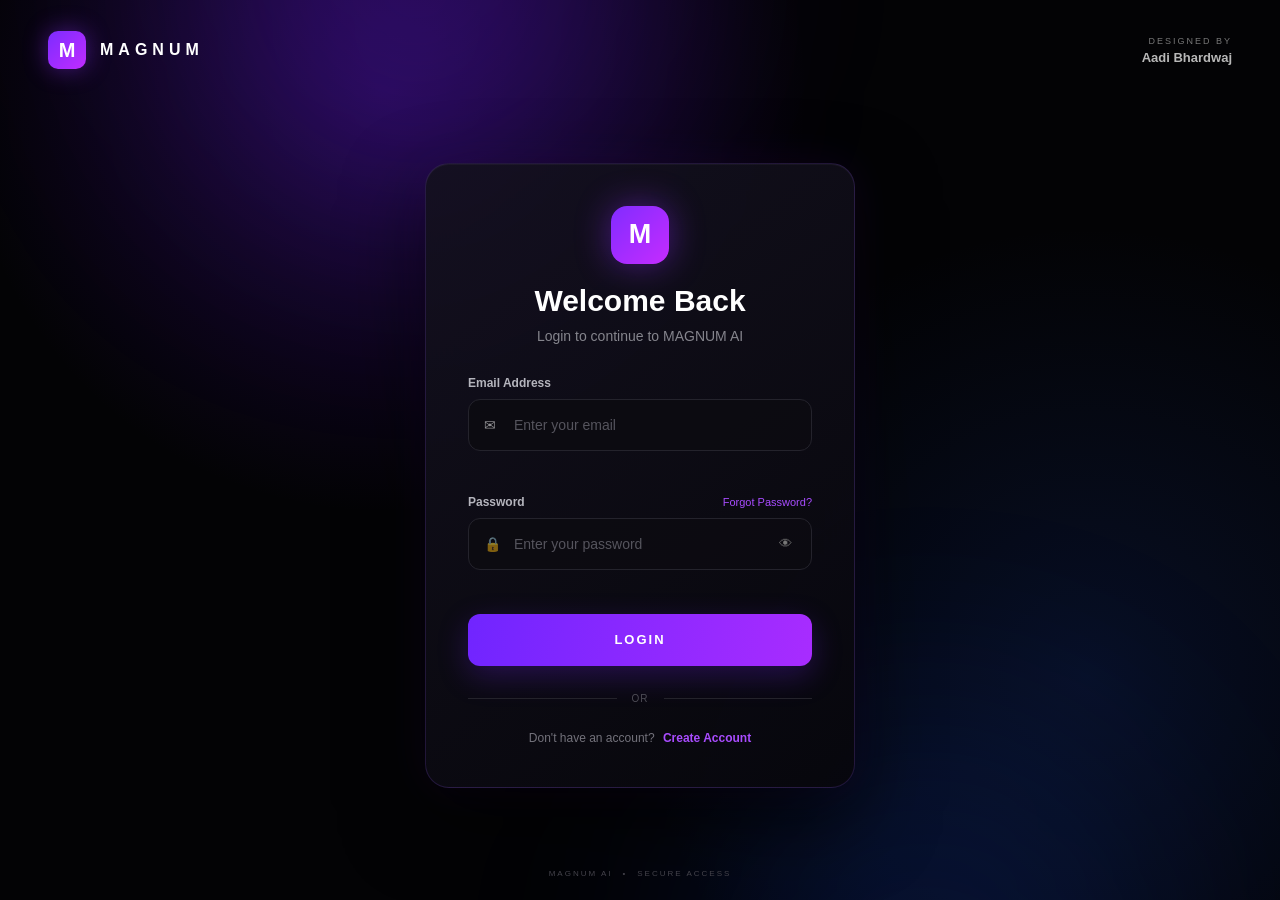
<file: index.html>
<!DOCTYPE html>
<html lang="en">

<head>
    <meta charset="UTF-8">
    <meta name="viewport" content="width=device-width, initial-scale=1.0">

    <title>MAGNUM AI - Login</title>

    <link rel="stylesheet" href="index.css">
</head>

<body>

    <!-- Background Glow -->
    <div class="glow glow-one"></div>
    <div class="glow glow-two"></div>

    <!-- Top Branding -->
    <header class="top-bar">

        <div class="brand">
            <div class="brand-icon">M</div>
            <span>MAGNUM</span>
        </div>

        <div class="designer">
            <small>DESIGNED BY</small>
            <strong>Aadi Bhardwaj</strong>
        </div>

    </header>


    <!-- Login Container -->
    <main class="login-wrapper">

        <div class="login-card">

            <!-- Logo -->
            <div class="login-logo">
                M
            </div>

            <h1>Welcome Back</h1>

            <p class="subtitle">
                Login to continue to MAGNUM AI
            </p>


            <!-- Login Form -->
            <form id="loginForm">

                <!-- Email -->
                <div class="input-group">

                    <label for="email">Email Address</label>

                    <div class="input-box">

                        <span class="input-icon">✉</span>

                        <input
                            type="email"
                            id="email"
                            placeholder="Enter your email"
                            autocomplete="email"
                        >

                    </div>

                    <p class="error-message" id="emailError"></p>

                </div>


                <!-- Password -->
                <div class="input-group">

                    <div class="label-row">

                        <label for="password">Password</label>

                        <a href="forgot-password.html">
                            Forgot Password?
                        </a>

                    </div>


                    <div class="input-box">

                        <span class="input-icon">🔒</span>

                        <input
                            type="password"
                            id="password"
                            placeholder="Enter your password"
                            autocomplete="current-password"
                        >

                        <button
                            type="button"
                            class="eye-button"
                            id="togglePassword"
                        >
                            👁
                        </button>

                    </div>

                    <p class="error-message" id="passwordError"></p>

                </div>


                <!-- General Error -->
                <div
                    class="login-error"
                    id="loginError"
                ></div>


                <!-- Login Button -->
                <button
                    type="submit"
                    class="login-button"
                    id="loginButton"
                >
                    <span id="buttonText">LOGIN</span>

                    <span
                        class="loader"
                        id="loader"
                    ></span>
                </button>

            </form>


            <!-- Divider -->
            <div class="divider">
                <span>OR</span>
            </div>


            <!-- Signup -->
            <p class="signup-text">

                Don't have an account?

                <a href="signup.html">
                    Create Account
                </a>

            </p>

        </div>

    </main>


    <!-- Bottom -->
    <footer>

        <span>MAGNUM AI</span>

        <span>•</span>

        <span>SECURE ACCESS</span>

    </footer>


    <script src="index.js"></script>

</body>

</html>
</file>
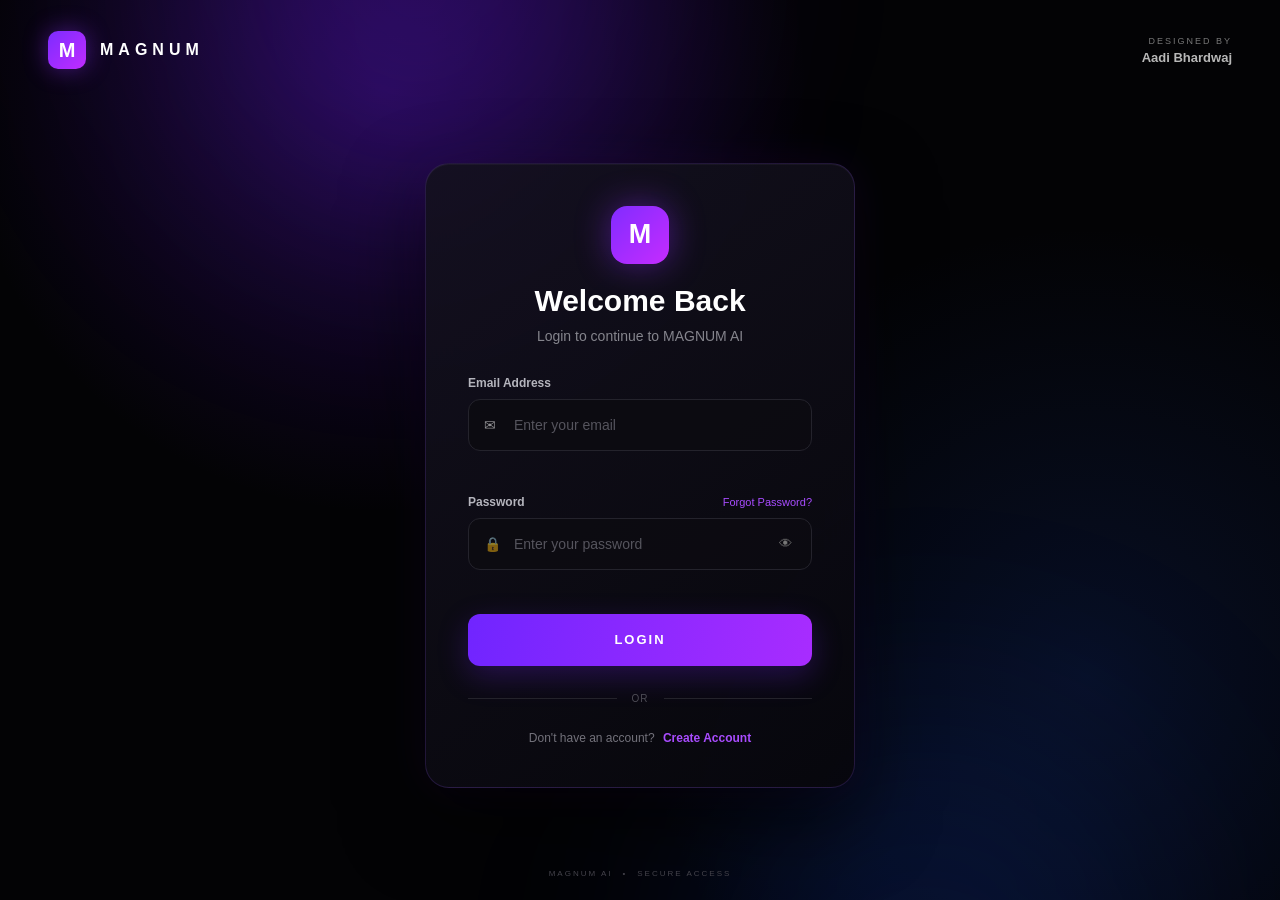
<file: dashboard.html>
<!DOCTYPE html>
<html lang="en">

<head>

    <meta charset="UTF-8">

    <meta
        name="viewport"
        content="width=device-width, initial-scale=1.0"
    >

    <title>Magnum AI Assistant</title>

    <link rel="stylesheet" href="dashboard.css">

</head>


<body>


    <!-- =========================================
         MAIN APP
    ========================================== -->

    <main class="magnum-app">


        <!-- Background glow -->

        <div class="background-glow glow-one"></div>

        <div class="background-glow glow-two"></div>

        <div class="background-glow glow-three"></div>



        <!-- =====================================
             TOP BRANDING
        ====================================== -->

        <header class="brand">

            <div class="brand-logo">
                M
            </div>

            <div class="brand-name">
                MAGNUM
            </div>
            <button class="logout-button" id="logoutButton">Logout</button>

        </header>



        <!-- =====================================
             DESIGNER CREDIT
        ====================================== -->

        <div class="designer-credit">

            <div class="designed-by">
                Designed by
            </div>

            <div class="designer-name">
                Aadi Bhardwaj
            </div>

        </div>



        <!-- =====================================
             CENTER CONTENT
        ====================================== -->

        <section class="assistant-area">


            <!-- Status -->

            <div class="assistant-status">

                <span class="status-dot"></span>

                <span id="statusText">
                    READY
                </span>

            </div>



            <!-- Waveform -->

            <div
                class="waveform"
                id="waveform"
            >

                <span></span>
                <span></span>
                <span></span>
                <span></span>
                <span></span>
                <span></span>
                <span></span>
                <span></span>
                <span></span>
                <span></span>
                <span></span>
                <span></span>
                <span></span>
                <span></span>
                <span></span>

            </div>



            <!-- Listening / Thinking -->

            <div
                class="assistant-state"
                id="assistantState"
            >
                I'm ready
            </div>



            <!-- User Question -->

            <div
                class="user-question"
                id="userQuestion"
            >
                What would you like to know?
            </div>



            <!-- Magnum Answer -->

            <div
                class="magnum-answer"
                id="magnumAnswer"
            >
                I'm here whenever you need me.
            </div>


        </section>



        <!-- =====================================
             RIGHT INFORMATION PANEL
        ====================================== -->

        <aside class="right-panel">


            <!-- Web Search Card -->

            <div class="info-card">

                <div class="card-label">
                    WEB SEARCH
                </div>


                <div class="card-status">

                    <span
                        class="connection-dot"
                        id="webStatusDot"
                    ></span>

                    <span id="webStatus">
                        Connected
                    </span>

                </div>


                <div
                    class="search-message"
                    id="searchMessage"
                >
                    Ready to search the web
                </div>

            </div>



            <!-- Current Source Card -->

            <div class="info-card">

                <div class="card-label">
                    CURRENT SOURCE
                </div>


                <div
                    class="source-name"
                    id="sourceName"
                >
                    No source
                </div>


                <div
                    class="source-url"
                    id="sourceUrl"
                >
                    —
                </div>

            </div>



            <!-- Recent Searches -->

            <div class="info-card recent-card">

                <div class="card-label">
                    RECENT SEARCHES
                </div>


                <div
                    class="recent-searches"
                    id="recentSearches"
                >

                    <div class="empty-search">
                        No recent searches
                    </div>

                </div>

            </div>


        </aside>



        <!-- =====================================
             BOTTOM CONTROLS
        ====================================== -->

        <div class="controls">


            <!-- Keyboard Button -->

            <button
                class="control-button"
                id="keyboardButton"
                title="Keyboard"
            >

                <span class="keyboard-icon">
                    ⌨
                </span>

            </button>



            <!-- Main Microphone -->

            <button
                class="microphone-button"
                id="microphoneButton"
                title="Start listening"
            >

                <span class="microphone-icon">
                    🎙
                </span>

            </button>



            <!-- Stop Button -->

            <button
                class="control-button stop-button"
                id="stopButton"
                title="Stop"
            >

                <span>
                    ×
                </span>

            </button>


        </div>



        <!-- =====================================
             TEXT INPUT
        ====================================== -->

        <div
            class="text-input-container"
            id="textInputContainer"
        >

            <input
                type="text"
                id="textInput"
                placeholder="Ask Magnum anything..."
                autocomplete="off"
            >


            <button
                id="sendButton"
                title="Send"
            >
                ➤
            </button>

        </div>



        <!-- =====================================
             FOOTER
        ====================================== -->

        <footer class="footer">

            <span>
                MAGNUM AI
            </span>

            <span class="footer-separator">
                •
            </span>

            <span>
                WEB CONNECTED
            </span>

        </footer>


    </main>



    <!-- =========================================
         JAVASCRIPT
    ========================================== -->

    <script src="script.js"></script>


</body>

</html>
</file>
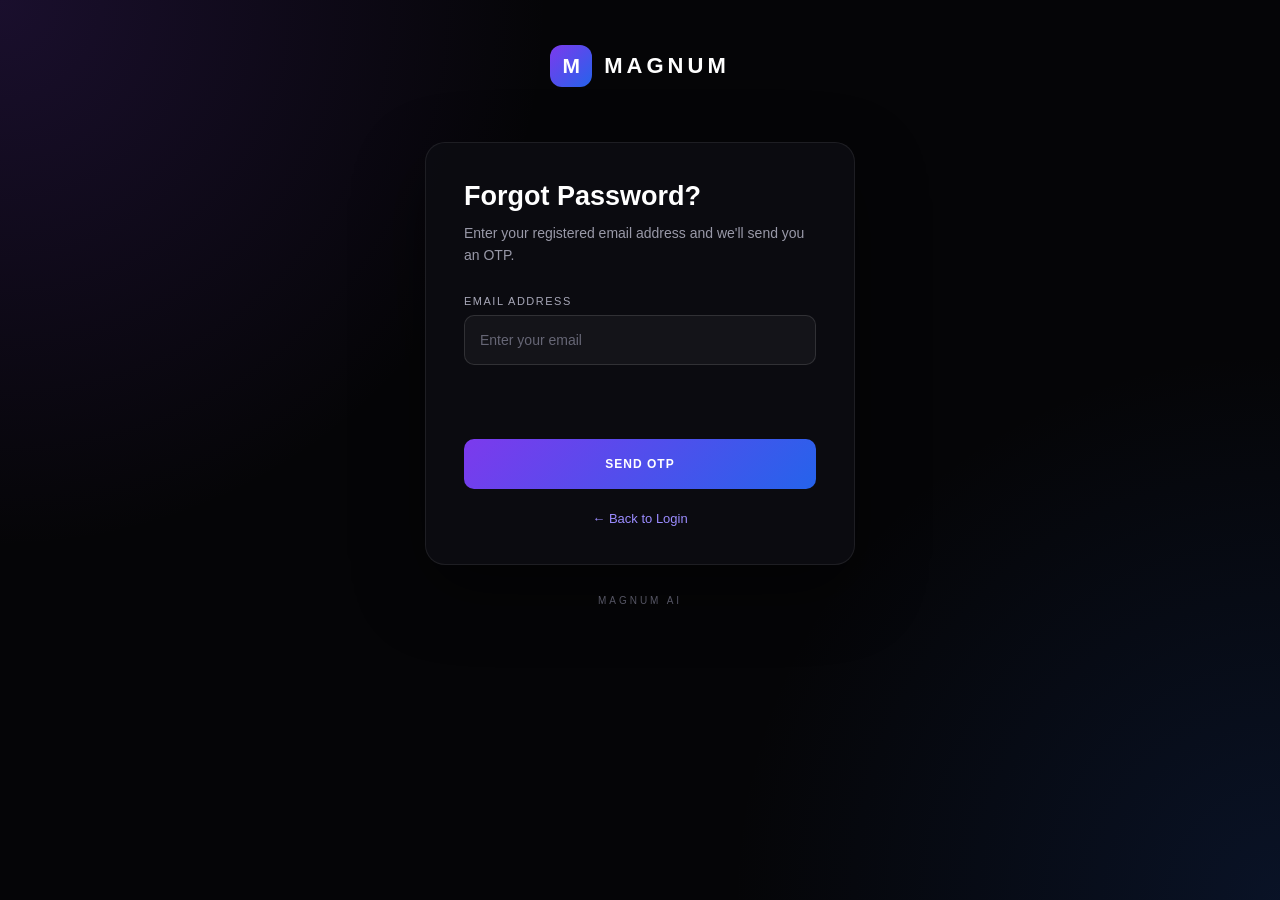
<file: forgot-password.html>
<!DOCTYPE html>
<html lang="en">

<head>

    <meta charset="UTF-8">

    <meta
        name="viewport"
        content="width=device-width, initial-scale=1.0"
    >

    <title>Reset Password - MAGNUM AI</title>

    <link
        rel="stylesheet"
        href="forgot-password.css"
    >

</head>

<body>

    <div class="page">

        <div class="brand">

            <div class="brand-logo">
                M
            </div>

            <div class="brand-name">
                MAGNUM
            </div>

        </div>


        <div class="reset-card">

            <!-- STEP 1 -->

            <div id="emailStep">

                <h1>
                    Forgot Password?
                </h1>

                <p>
                    Enter your registered email address
                    and we'll send you an OTP.
                </p>


                <div class="input-group">

                    <label>
                        EMAIL ADDRESS
                    </label>

                    <input
                        type="email"
                        id="email"
                        placeholder="Enter your email"
                        autocomplete="email"
                    >

                    <div
                        class="error"
                        id="emailError"
                    ></div>

                </div>


                <div
                    class="message"
                    id="emailMessage"
                ></div>


                <button
                    id="sendOtpButton"
                    class="main-button"
                >

                    <span id="sendOtpText">
                        SEND OTP
                    </span>

                    <span
                        id="sendOtpLoader"
                        class="loader"
                    ></span>

                </button>


                <a
                    href="login.html"
                    class="back-link"
                >
                    ← Back to Login
                </a>

            </div>


            <!-- STEP 2 -->

            <div
                id="otpStep"
                class="hidden"
            >

                <h1>
                    Verify OTP
                </h1>

                <p>
                    Enter the 6-digit OTP sent to your email.
                </p>


                <div class="input-group">

                    <label>
                        OTP
                    </label>

                    <input
                        type="text"
                        id="otp"
                        placeholder="Enter 6-digit OTP"
                        maxlength="6"
                        inputmode="numeric"
                    >

                    <div
                        class="error"
                        id="otpError"
                    ></div>

                </div>


                <div
                    class="message"
                    id="otpMessage"
                ></div>


                <button
                    id="verifyOtpButton"
                    class="main-button"
                >

                    <span id="verifyOtpText">
                        VERIFY OTP
                    </span>

                    <span
                        id="verifyOtpLoader"
                        class="loader"
                    ></span>

                </button>


                <button
                    id="resendButton"
                    class="secondary-button"
                >
                    RESEND OTP
                </button>

            </div>


            <!-- STEP 3 -->

            <div
                id="passwordStep"
                class="hidden"
            >

                <h1>
                    New Password
                </h1>

                <p>
                    Create a new password for your MAGNUM AI account.
                </p>


                <div class="input-group">

                    <label>
                        NEW PASSWORD
                    </label>

                    <input
                        type="password"
                        id="newPassword"
                        placeholder="Enter new password"
                        autocomplete="new-password"
                    >

                    <div
                        class="error"
                        id="newPasswordError"
                    ></div>

                </div>


                <div class="input-group">

                    <label>
                        CONFIRM PASSWORD
                    </label>

                    <input
                        type="password"
                        id="confirmPassword"
                        placeholder="Confirm new password"
                        autocomplete="new-password"
                    >

                    <div
                        class="error"
                        id="confirmPasswordError"
                    ></div>

                </div>


                <div
                    class="message"
                    id="passwordMessage"
                ></div>


                <button
                    id="resetPasswordButton"
                    class="main-button"
                >

                    <span id="resetPasswordText">
                        RESET PASSWORD
                    </span>

                    <span
                        id="resetPasswordLoader"
                        class="loader"
                    ></span>

                </button>

            </div>


            <!-- STEP 4 -->

            <div
                id="successStep"
                class="hidden success-step"
            >

                <div class="success-icon">
                    ✓
                </div>

                <h1>
                    Password Updated
                </h1>

                <p>
                    Your password has been successfully changed.
                </p>

                <button
                    id="loginButton"
                    class="main-button"
                >
                    GO TO LOGIN
                </button>

            </div>

        </div>


        <div class="footer">
            MAGNUM AI
        </div>

    </div>


    <script src="forgot-password.js"></script>

</body>

</html>
</file>
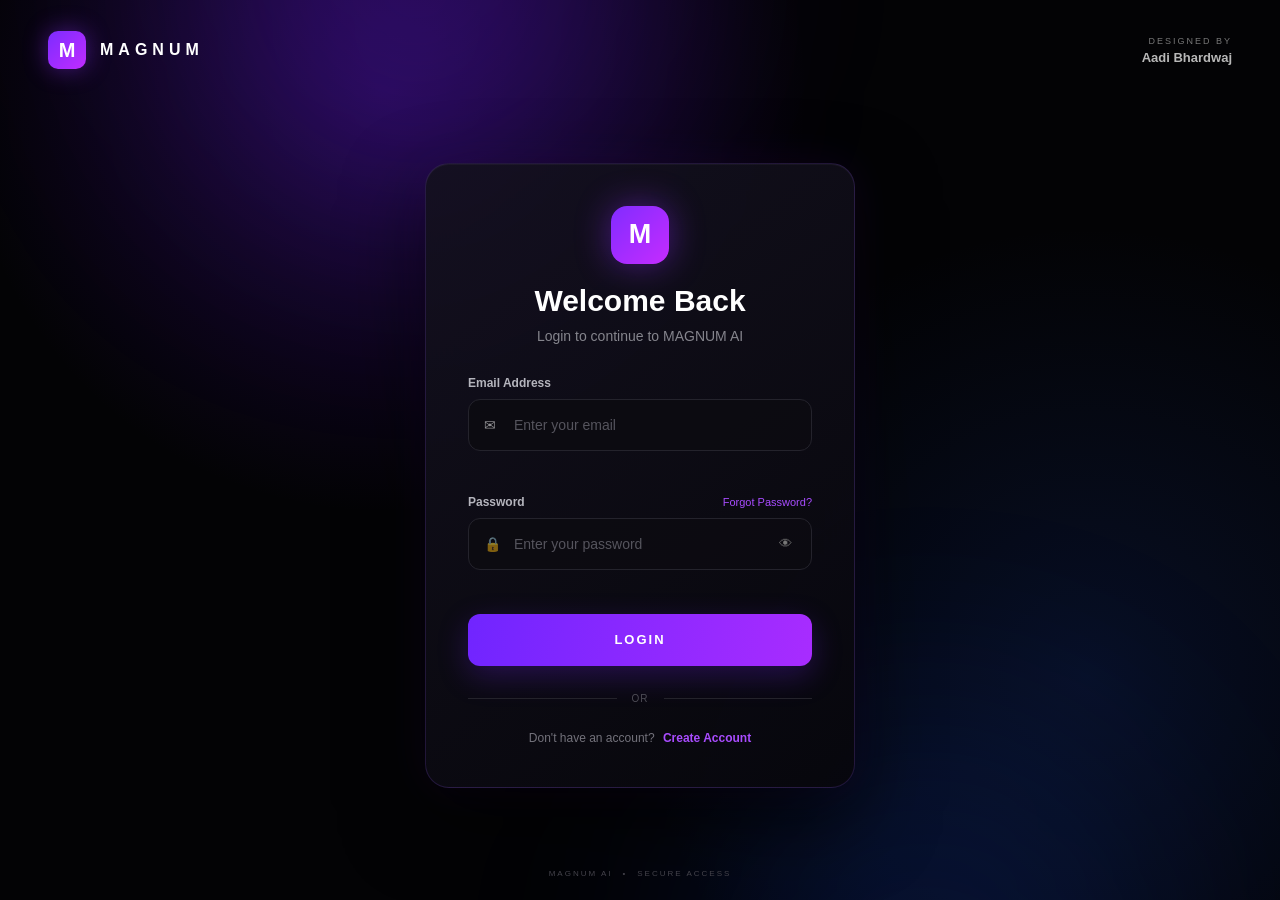
<file: login.html>
<!DOCTYPE html>
<html lang="en">

<head>
    <meta charset="UTF-8">
    <meta name="viewport" content="width=device-width, initial-scale=1.0">

    <title>MAGNUM AI - Login</title>

    <link rel="stylesheet" href="login.css">
</head>

<body>

    <!-- Background Glow -->
    <div class="glow glow-one"></div>
    <div class="glow glow-two"></div>

    <!-- Top Branding -->
    <header class="top-bar">

        <div class="brand">
            <div class="brand-icon">M</div>
            <span>MAGNUM</span>
        </div>

        <div class="designer">
            <small>DESIGNED BY</small>
            <strong>Aadi Bhardwaj</strong>
        </div>

    </header>


    <!-- Login Container -->
    <main class="login-wrapper">

        <div class="login-card">

            <!-- Logo -->
            <div class="login-logo">
                M
            </div>

            <h1>Welcome Back</h1>

            <p class="subtitle">
                Login to continue to MAGNUM AI
            </p>


            <!-- Login Form -->
            <form id="loginForm">

                <!-- Email -->
                <div class="input-group">

                    <label for="email">Email Address</label>

                    <div class="input-box">

                        <span class="input-icon">✉</span>

                        <input
                            type="email"
                            id="email"
                            placeholder="Enter your email"
                            autocomplete="email"
                        >

                    </div>

                    <p class="error-message" id="emailError"></p>

                </div>


                <!-- Password -->
                <div class="input-group">

                    <div class="label-row">

                        <label for="password">Password</label>

                        <a href="forgot-password.html">
                            Forgot Password?
                        </a>

                    </div>


                    <div class="input-box">

                        <span class="input-icon">🔒</span>

                        <input
                            type="password"
                            id="password"
                            placeholder="Enter your password"
                            autocomplete="current-password"
                        >

                        <button
                            type="button"
                            class="eye-button"
                            id="togglePassword"
                        >
                            👁
                        </button>

                    </div>

                    <p class="error-message" id="passwordError"></p>

                </div>


                <!-- General Error -->
                <div
                    class="login-error"
                    id="loginError"
                ></div>


                <!-- Login Button -->
                <button
                    type="submit"
                    class="login-button"
                    id="loginButton"
                >
                    <span id="buttonText">LOGIN</span>

                    <span
                        class="loader"
                        id="loader"
                    ></span>
                </button>

            </form>


            <!-- Divider -->
            <div class="divider">
                <span>OR</span>
            </div>


            <!-- Signup -->
            <p class="signup-text">

                Don't have an account?

                <a href="signup.html">
                    Create Account
                </a>

            </p>

        </div>

    </main>


    <!-- Bottom -->
    <footer>

        <span>MAGNUM AI</span>

        <span>•</span>

        <span>SECURE ACCESS</span>

    </footer>


    <script src="login.js"></script>

</body>

</html>
</file>
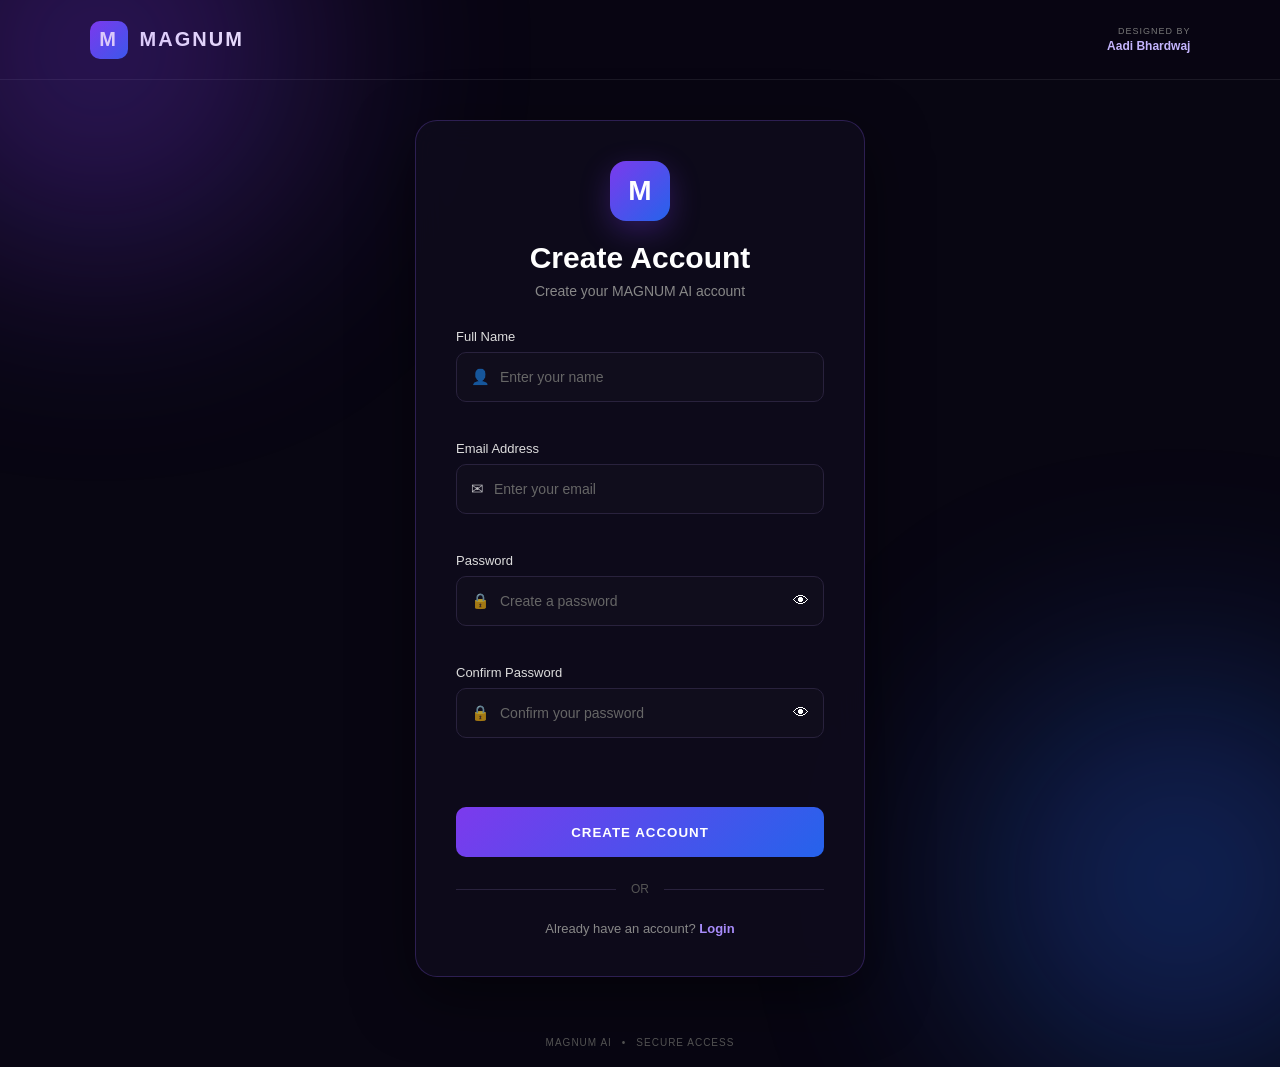
<file: signup.html>
<!DOCTYPE html>
<html lang="en">

<head>
    <meta charset="UTF-8">
    <meta name="viewport" content="width=device-width, initial-scale=1.0">

    <title>MAGNUM AI - Create Account</title>

    <link rel="stylesheet" href="signup.css">
</head>

<body>

    <div class="glow glow-one"></div>
    <div class="glow glow-two"></div>

    <header class="top-bar">

        <div class="brand">
            <div class="brand-icon">M</div>
            <span>MAGNUM</span>
        </div>

        <div class="designer">
            <small>DESIGNED BY</small>
            <strong>Aadi Bhardwaj</strong>
        </div>

    </header>


    <main class="signup-wrapper">

        <div class="signup-card">

            <div class="signup-logo">
                M
            </div>

            <h1>Create Account</h1>

            <p class="subtitle">
                Create your MAGNUM AI account
            </p>


            <form id="signupForm">

                <div class="input-group">

                    <label for="name">Full Name</label>

                    <div class="input-box">

                        <span class="input-icon">👤</span>

                        <input
                            type="text"
                            id="name"
                            placeholder="Enter your name"
                            autocomplete="name"
                        >

                    </div>

                    <p class="error-message" id="nameError"></p>

                </div>


                <div class="input-group">

                    <label for="email">Email Address</label>

                    <div class="input-box">

                        <span class="input-icon">✉</span>

                        <input
                            type="email"
                            id="email"
                            placeholder="Enter your email"
                            autocomplete="email"
                        >

                    </div>

                    <p class="error-message" id="emailError"></p>

                </div>


                <div class="input-group">

                    <label for="password">Password</label>

                    <div class="input-box">

                        <span class="input-icon">🔒</span>

                        <input
                            type="password"
                            id="password"
                            placeholder="Create a password"
                            autocomplete="new-password"
                        >

                        <button
                            type="button"
                            class="eye-button"
                            id="togglePassword"
                        >
                            👁
                        </button>

                    </div>

                    <p class="error-message" id="passwordError"></p>

                </div>


                <div class="input-group">

                    <label for="confirmPassword">Confirm Password</label>

                    <div class="input-box">

                        <span class="input-icon">🔒</span>

                        <input
                            type="password"
                            id="confirmPassword"
                            placeholder="Confirm your password"
                            autocomplete="new-password"
                        >

                        <button
                            type="button"
                            class="eye-button"
                            id="toggleConfirmPassword"
                        >
                            👁
                        </button>

                    </div>

                    <p class="error-message" id="confirmPasswordError"></p>

                </div>


                <div
                    class="signup-error"
                    id="signupError"
                ></div>


                <button
                    type="submit"
                    class="signup-button"
                    id="signupButton"
                >

                    <span id="buttonText">
                        CREATE ACCOUNT
                    </span>

                    <span
                        class="loader"
                        id="loader"
                    ></span>

                </button>

            </form>


            <div class="divider">
                <span>OR</span>
            </div>


            <p class="login-text">

                Already have an account?

                <a href="login.html">
                    Login
                </a>

            </p>

        </div>

    </main>


    <footer>

        <span>MAGNUM AI</span>

        <span>•</span>

        <span>SECURE ACCESS</span>

    </footer>


    <script src="signup.js"></script>

</body>

</html>
</file>
<file: index.css>
/* =========================================================
   MAGNUM AI
   LOGIN PAGE
========================================================= */


/* =========================================================
   RESET
========================================================= */

* {
    margin: 0;
    padding: 0;
    box-sizing: border-box;
}


/* =========================================================
   BODY
========================================================= */

body {

    min-height: 100vh;

    background:
        radial-gradient(
            circle at 30% 10%,
            rgba(76, 20, 170, 0.35),
            transparent 35%
        ),
        radial-gradient(
            circle at 85% 75%,
            rgba(24, 58, 150, 0.22),
            transparent 35%
        ),
        #030305;

    color: #ffffff;

    font-family:
        Arial,
        Helvetica,
        sans-serif;

    overflow: hidden;
}


/* =========================================================
   BACKGROUND GLOW
========================================================= */

.glow {

    position: fixed;

    width: 450px;
    height: 450px;

    border-radius: 50%;

    filter: blur(120px);

    pointer-events: none;

    z-index: -1;
}


.glow-one {

    top: -250px;
    left: 15%;

    background: rgba(112, 25, 255, 0.25);
}


.glow-two {

    bottom: -280px;
    right: 10%;

    background: rgba(25, 85, 255, 0.15);
}


/* =========================================================
   TOP BAR
========================================================= */

.top-bar {

    position: absolute;

    top: 0;
    left: 0;

    width: 100%;

    height: 100px;

    padding: 32px 48px;

    display: flex;

    align-items: center;

    justify-content: space-between;
}


/* =========================================================
   BRAND
========================================================= */

.brand {

    display: flex;

    align-items: center;

    gap: 14px;
}


.brand-icon {

    width: 38px;
    height: 38px;

    border-radius: 10px;

    display: flex;

    align-items: center;
    justify-content: center;

    font-size: 20px;
    font-weight: 700;

    background:
        linear-gradient(
            135deg,
            #7c2cff,
            #c02cff
        );

    box-shadow:
        0 0 25px rgba(145, 45, 255, 0.45);
}


.brand span {

    font-size: 16px;

    letter-spacing: 5px;

    font-weight: 700;
}


/* =========================================================
   DESIGNER
========================================================= */

.designer {

    display: flex;

    flex-direction: column;

    align-items: flex-end;

    gap: 4px;
}


.designer small {

    font-size: 9px;

    letter-spacing: 2px;

    color: #777;
}


.designer strong {

    font-size: 13px;

    color: #b8b8b8;
}


/* =========================================================
   LOGIN WRAPPER
========================================================= */

.login-wrapper {

    min-height: 100vh;

    display: flex;

    align-items: center;

    justify-content: center;

    padding: 100px 20px 50px;
}


/* =========================================================
   LOGIN CARD
========================================================= */

.login-card {

    width: 430px;

    padding: 42px;

    background:

        linear-gradient(
            145deg,
            rgba(20, 17, 31, 0.92),
            rgba(7, 7, 12, 0.94)
        );

    border: 1px solid rgba(148, 91, 255, 0.18);

    border-radius: 24px;

    box-shadow:

        0 30px 80px rgba(0, 0, 0, 0.65),

        0 0 45px rgba(98, 25, 180, 0.12),

        inset 0 1px 0 rgba(255, 255, 255, 0.04);

    backdrop-filter: blur(20px);

    animation: cardAppear 0.7s ease;
}


@keyframes cardAppear {

    from {

        opacity: 0;

        transform:
            translateY(25px)
            scale(0.97);
    }

    to {

        opacity: 1;

        transform:
            translateY(0)
            scale(1);
    }
}


/* =========================================================
   LOGO
========================================================= */

.login-logo {

    width: 58px;
    height: 58px;

    margin: 0 auto 20px;

    border-radius: 16px;

    display: flex;

    align-items: center;
    justify-content: center;

    font-size: 27px;

    font-weight: 700;

    background:
        linear-gradient(
            135deg,
            #812cff,
            #c52cff
        );

    box-shadow:
        0 0 35px rgba(142, 45, 255, 0.45);
}


/* =========================================================
   HEADING
========================================================= */

.login-card h1 {

    text-align: center;

    font-size: 30px;

    font-weight: 600;

    margin-bottom: 10px;
}


.subtitle {

    text-align: center;

    color: #85858d;

    font-size: 14px;

    margin-bottom: 32px;
}


/* =========================================================
   INPUT GROUP
========================================================= */

.input-group {

    margin-bottom: 22px;
}


.input-group label {

    display: block;

    font-size: 12px;

    font-weight: 600;

    color: #b5b5bd;

    margin-bottom: 9px;
}


/* =========================================================
   LABEL ROW
========================================================= */

.label-row {

    display: flex;

    justify-content: space-between;

    align-items: center;

    margin-bottom: 9px;
}


.label-row label {

    margin: 0;
}


.label-row a {

    font-size: 11px;

    color: #a84cff;

    text-decoration: none;

    transition: 0.2s;
}


.label-row a:hover {

    color: #c985ff;
}


/* =========================================================
   INPUT BOX
========================================================= */

.input-box {

    position: relative;

    width: 100%;
}


.input-box input {

    width: 100%;

    height: 52px;

    padding:
        0 48px 0 45px;

    border-radius: 12px;

    border: 1px solid #24232c;

    outline: none;

    background: rgba(12, 11, 17, 0.85);

    color: white;

    font-size: 14px;

    transition:
        border 0.25s,
        box-shadow 0.25s;
}


.input-box input::placeholder {

    color: #55545d;
}


.input-box input:focus {

    border-color: #873cff;

    box-shadow:
        0 0 0 3px rgba(135, 60, 255, 0.10),
        0 0 25px rgba(135, 60, 255, 0.08);
}


/* =========================================================
   INPUT ICON
========================================================= */

.input-icon {

    position: absolute;

    left: 16px;

    top: 50%;

    transform: translateY(-50%);

    font-size: 14px;

    opacity: 0.55;

    pointer-events: none;
}


/* =========================================================
   EYE BUTTON
========================================================= */

.eye-button {

    position: absolute;

    right: 10px;

    top: 50%;

    transform: translateY(-50%);

    width: 34px;
    height: 34px;

    border: none;

    border-radius: 8px;

    background: transparent;

    color: #777;

    cursor: pointer;

    transition: 0.2s;
}


.eye-button:hover {

    background: rgba(255, 255, 255, 0.05);

    color: white;
}


/* =========================================================
   ERROR MESSAGE
========================================================= */

.error-message {

    min-height: 16px;

    margin-top: 6px;

    font-size: 11px;

    color: #ff5d78;
}


/* =========================================================
   LOGIN ERROR
========================================================= */

.login-error {

    display: none;

    margin-bottom: 15px;

    padding: 11px 13px;

    border-radius: 9px;

    background: rgba(255, 60, 90, 0.08);

    border: 1px solid rgba(255, 60, 90, 0.15);

    color: #ff7187;

    font-size: 12px;

    text-align: center;
}


.login-error.show {

    display: block;
}


/* =========================================================
   LOGIN BUTTON
========================================================= */

.login-button {

    width: 100%;

    height: 52px;

    border: none;

    border-radius: 12px;

    cursor: pointer;

    color: white;

    font-size: 13px;

    font-weight: 700;

    letter-spacing: 2px;

    background:
        linear-gradient(
            100deg,
            #7025ff,
            #a82cff
        );

    box-shadow:
        0 10px 30px rgba(119, 35, 255, 0.25);

    transition:
        transform 0.2s,
        box-shadow 0.2s,
        opacity 0.2s;
}


.login-button:hover {

    transform: translateY(-2px);

    box-shadow:
        0 15px 40px rgba(119, 35, 255, 0.4);
}


.login-button:active {

    transform: translateY(0);
}


.login-button:disabled {

    opacity: 0.65;

    cursor: not-allowed;

    transform: none;
}


/* =========================================================
   LOADER
========================================================= */

.loader {

    display: none;

    width: 18px;
    height: 18px;

    border: 2px solid rgba(255,255,255,0.3);

    border-top-color: white;

    border-radius: 50%;

    animation: spin 0.7s linear infinite;

    margin: auto;
}


@keyframes spin {

    to {
        transform: rotate(360deg);
    }
}


/* =========================================================
   DIVIDER
========================================================= */

.divider {

    display: flex;

    align-items: center;

    gap: 15px;

    margin: 27px 0;

    color: #4d4c55;

    font-size: 10px;
}


.divider::before,
.divider::after {

    content: "";

    flex: 1;

    height: 1px;

    background: #24232b;
}


.divider span {

    letter-spacing: 1px;
}


/* =========================================================
   SIGNUP
========================================================= */

.signup-text {

    text-align: center;

    color: #73727b;

    font-size: 12px;
}


.signup-text a {

    color: #a94cff;

    font-weight: 600;

    text-decoration: none;

    margin-left: 5px;
}


.signup-text a:hover {

    color: #cc91ff;
}


/* =========================================================
   FOOTER
========================================================= */

footer {

    position: fixed;

    bottom: 22px;

    left: 0;

    width: 100%;

    display: flex;

    justify-content: center;

    gap: 10px;

    font-size: 8px;

    letter-spacing: 2px;

    color: #44434b;
}


/* =========================================================
   RESPONSIVE
========================================================= */

@media (max-width: 600px) {

    .top-bar {

        padding: 22px;
    }

    .designer {

        display: none;
    }

    .brand span {

        font-size: 14px;

        letter-spacing: 4px;
    }

    .login-wrapper {

        padding:
            80px 15px 60px;
    }

    .login-card {

        width: 100%;

        padding: 30px 24px;

        border-radius: 20px;
    }

    .login-card h1 {

        font-size: 26px;
    }

    footer {

        bottom: 12px;
    }
}
</file>
<file: dashboard.css>
/* =========================================================
   MAGNUM AI ASSISTANT
   Main Frontend Styling
========================================================= */


/* =========================================================
   RESET
========================================================= */

* {
    margin: 0;
    padding: 0;
    box-sizing: border-box;
}


html,
body {
    width: 100%;
    height: 100%;
}


body {
    font-family:
        Inter,
        -apple-system,
        BlinkMacSystemFont,
        "Segoe UI",
        Roboto,
        Arial,
        sans-serif;

    background: #030305;

    color: #ffffff;

    overflow: hidden;
}


/* =========================================================
   MAIN APP
========================================================= */

.magnum-app {
    position: relative;

    width: 100%;
    height: 100vh;

    min-height: 600px;

    overflow: hidden;

    background:
        radial-gradient(
            circle at 50% 40%,
            rgba(65, 25, 120, 0.12),
            transparent 35%
        ),
        #030305;
}


/* =========================================================
   BACKGROUND GLOW
========================================================= */

.background-glow {
    position: absolute;

    border-radius: 50%;

    filter: blur(100px);

    pointer-events: none;

    opacity: 0.35;

    z-index: 0;
}


.glow-one {
    width: 500px;
    height: 500px;

    top: -250px;
    left: 15%;

    background: #641cff;

    animation: floatingGlowOne 12s ease-in-out infinite;
}


.glow-two {
    width: 450px;
    height: 450px;

    right: -200px;
    top: 25%;

    background: #164cff;

    animation: floatingGlowTwo 15s ease-in-out infinite;
}


.glow-three {
    width: 400px;
    height: 400px;

    bottom: -250px;
    left: 35%;

    background: #bd19ff;

    animation: floatingGlowThree 13s ease-in-out infinite;
}


@keyframes floatingGlowOne {

    0%,
    100% {
        transform: translate(0, 0);
    }

    50% {
        transform: translate(100px, 80px);
    }
}


@keyframes floatingGlowTwo {

    0%,
    100% {
        transform: translate(0, 0);
    }

    50% {
        transform: translate(-100px, 60px);
    }
}


@keyframes floatingGlowThree {

    0%,
    100% {
        transform: translate(0, 0);
    }

    50% {
        transform: translate(80px, -80px);
    }
}


/* =========================================================
   BRAND
========================================================= */

.brand {
    position: absolute;

    top: 42px;
    left: 55px;

    display: flex;

    align-items: center;

    gap: 14px;

    z-index: 10;
}


.brand-logo {
    width: 42px;
    height: 42px;

    display: flex;

    justify-content: center;
    align-items: center;

    border-radius: 13px;

    font-size: 21px;
    font-weight: 700;

    background:
        linear-gradient(
            135deg,
            #7c3cff,
            #c738ff
        );

    box-shadow:
        0 0 25px rgba(132, 53, 255, 0.5);

    color: white;
}


.brand-name {
    font-size: 18px;

    font-weight: 600;

    letter-spacing: 5px;

    color: rgba(255, 255, 255, 0.92);
}


/* =========================================================
   CENTER ASSISTANT AREA
========================================================= */

.assistant-area {
    position: absolute;

    top: 50%;
    left: 50%;

    transform: translate(-50%, -52%);

    width: min(850px, 65vw);

    text-align: center;

    z-index: 5;
}


/* =========================================================
   STATUS
========================================================= */

.assistant-status {
    display: flex;

    justify-content: center;
    align-items: center;

    gap: 9px;

    margin-bottom: 38px;

    font-size: 12px;

    letter-spacing: 3px;

    color: rgba(255, 255, 255, 0.55);
}


.status-dot {
    width: 7px;
    height: 7px;

    border-radius: 50%;

    background: #63ff9b;

    box-shadow:
        0 0 10px rgba(99, 255, 155, 0.9);

    animation: statusPulse 2s infinite;
}


@keyframes statusPulse {

    0%,
    100% {
        opacity: 1;
        transform: scale(1);
    }

    50% {
        opacity: 0.4;
        transform: scale(0.75);
    }
}


/* =========================================================
   WAVEFORM
========================================================= */

.waveform {
    height: 120px;

    display: flex;

    justify-content: center;
    align-items: center;

    gap: 7px;

    margin-bottom: 28px;
}


.waveform span {
    display: block;

    width: 5px;

    height: 25px;

    border-radius: 10px;

    background:
        linear-gradient(
            180deg,
            #ffffff,
            #8c4dff,
            #23d5ff
        );

    box-shadow:
        0 0 12px rgba(125, 76, 255, 0.6);

    animation:
        waveformAnimation 1.1s ease-in-out infinite;
}


/* Different heights */

.waveform span:nth-child(1) {
    animation-delay: -0.9s;
}

.waveform span:nth-child(2) {
    animation-delay: -0.8s;
}

.waveform span:nth-child(3) {
    animation-delay: -0.7s;
}

.waveform span:nth-child(4) {
    animation-delay: -0.6s;
}

.waveform span:nth-child(5) {
    animation-delay: -0.5s;
}

.waveform span:nth-child(6) {
    animation-delay: -0.4s;
}

.waveform span:nth-child(7) {
    animation-delay: -0.3s;
}

.waveform span:nth-child(8) {
    animation-delay: -0.2s;
}

.waveform span:nth-child(9) {
    animation-delay: -0.1s;
}

.waveform span:nth-child(10) {
    animation-delay: 0s;
}

.waveform span:nth-child(11) {
    animation-delay: -0.1s;
}

.waveform span:nth-child(12) {
    animation-delay: -0.2s;
}

.waveform span:nth-child(13) {
    animation-delay: -0.3s;
}

.waveform span:nth-child(14) {
    animation-delay: -0.4s;
}

.waveform span:nth-child(15) {
    animation-delay: -0.5s;
}


@keyframes waveformAnimation {

    0%,
    100% {
        height: 18px;

        opacity: 0.45;
    }

    50% {
        height: 75px;

        opacity: 1;
    }
}


/* =========================================================
   ASSISTANT STATE
========================================================= */

.assistant-state {
    font-size: 18px;

    font-weight: 400;

    color: rgba(255, 255, 255, 0.55);

    margin-bottom: 30px;

    letter-spacing: 0.5px;

    transition: all 0.3s ease;
}


/* =========================================================
   USER QUESTION
========================================================= */

.user-question {
    max-width: 850px;

    margin: 0 auto 22px;

    font-size: clamp(24px, 3vw, 42px);

    line-height: 1.2;

    font-weight: 400;

    letter-spacing: -1px;

    color: rgba(255, 255, 255, 0.95);

    text-wrap: balance;

    transition: all 0.4s ease;
}


/* =========================================================
   MAGNUM ANSWER
========================================================= */

.magnum-answer {
    max-width: 720px;

    margin: auto;

    font-size: 16px;

    line-height: 1.7;

    color: rgba(255, 255, 255, 0.5);

    transition: all 0.4s ease;
}


/* =========================================================
   RIGHT PANEL
========================================================= */

.right-panel {
    position: absolute;

    top: 50%;

    right: 45px;

    transform: translateY(-50%);

    width: 285px;

    display: flex;

    flex-direction: column;

    gap: 15px;

    z-index: 10;
}


/* =========================================================
   INFORMATION CARDS
========================================================= */

.info-card {
    padding: 23px;

    border: 1px solid rgba(255, 255, 255, 0.07);

    border-radius: 20px;

    background:
        rgba(255, 255, 255, 0.035);

    backdrop-filter: blur(25px);

    -webkit-backdrop-filter: blur(25px);

    box-shadow:
        inset 0 1px 0 rgba(255, 255, 255, 0.04),
        0 15px 40px rgba(0, 0, 0, 0.25);

    transition:
        transform 0.3s ease,
        border-color 0.3s ease;
}


.info-card:hover {
    transform: translateY(-3px);

    border-color:
        rgba(148, 91, 255, 0.25);
}


/* =========================================================
   CARD LABEL
========================================================= */

.card-label {
    margin-bottom: 15px;

    font-size: 10px;

    letter-spacing: 3px;

    font-weight: 600;

    color: rgba(255, 255, 255, 0.4);
}


/* =========================================================
   WEB STATUS
========================================================= */

.card-status {
    display: flex;

    align-items: center;

    gap: 8px;

    font-size: 14px;

    color: rgba(255, 255, 255, 0.8);
}


.connection-dot {
    width: 7px;
    height: 7px;

    border-radius: 50%;

    background: #5eff96;

    box-shadow:
        0 0 10px rgba(94, 255, 150, 0.8);
}


.search-message {
    margin-top: 12px;

    font-size: 12px;

    line-height: 1.5;

    color: rgba(255, 255, 255, 0.4);
}


/* =========================================================
   CURRENT SOURCE
========================================================= */

.source-name {
    font-size: 16px;

    font-weight: 500;

    color: rgba(255, 255, 255, 0.85);

    margin-bottom: 7px;
}


.source-url {
    font-size: 11px;

    color: rgba(255, 255, 255, 0.35);

    white-space: nowrap;

    overflow: hidden;

    text-overflow: ellipsis;
}


/* =========================================================
   RECENT SEARCHES
========================================================= */

.recent-searches {
    display: flex;

    flex-direction: column;

    gap: 8px;
}


.empty-search {
    font-size: 12px;

    color: rgba(255, 255, 255, 0.3);
}


.recent-item {
    padding: 10px 12px;

    border-radius: 10px;

    background:
        rgba(255, 255, 255, 0.035);

    font-size: 12px;

    color: rgba(255, 255, 255, 0.65);

    white-space: nowrap;

    overflow: hidden;

    text-overflow: ellipsis;
}


/* =========================================================
   BOTTOM CONTROLS
========================================================= */

.controls {
    position: absolute;

    left: 50%;

    bottom: 50px;

    transform: translateX(-50%);

    display: flex;

    align-items: center;

    gap: 28px;

    z-index: 20;
}


/* =========================================================
   SMALL CONTROL BUTTON
========================================================= */

.control-button {
    width: 60px;
    height: 60px;

    border: 1px solid rgba(255, 255, 255, 0.1);

    border-radius: 50%;

    background:
        rgba(255, 255, 255, 0.08);

    color: white;

    font-size: 22px;

    cursor: pointer;

    display: flex;

    justify-content: center;
    align-items: center;

    backdrop-filter: blur(20px);

    -webkit-backdrop-filter: blur(20px);

    transition:
        transform 0.25s ease,
        background 0.25s ease,
        box-shadow 0.25s ease;
}


.control-button:hover {
    transform: translateY(-4px);

    background:
        rgba(255, 255, 255, 0.14);

    box-shadow:
        0 10px 30px rgba(0, 0, 0, 0.3);
}


.control-button:active {
    transform: scale(0.92);
}


/* =========================================================
   MICROPHONE BUTTON
========================================================= */

.microphone-button {
    position: relative;

    width: 100px;
    height: 100px;

    border: none;

    border-radius: 50%;

    cursor: pointer;

    display: flex;

    justify-content: center;
    align-items: center;

    background:
        linear-gradient(
            135deg,
            #ffffff,
            #eeeeff
        );

    color: #08080b;

    box-shadow:
        0 0 0 8px rgba(255, 255, 255, 0.025),
        0 0 45px rgba(129, 70, 255, 0.35);

    transition:
        transform 0.25s ease,
        box-shadow 0.25s ease;
}


.microphone-button::before {
    content: "";

    position: absolute;

    inset: -12px;

    border-radius: 50%;

    border: 1px solid rgba(137, 73, 255, 0.25);

    animation:
        microphoneRing 2.5s ease-out infinite;
}


.microphone-button:hover {
    transform: scale(1.05);

    box-shadow:
        0 0 0 8px rgba(255, 255, 255, 0.035),
        0 0 65px rgba(129, 70, 255, 0.55);
}


.microphone-button:active {
    transform: scale(0.94);
}


.microphone-icon {
    font-size: 36px;

    line-height: 1;
}


@keyframes microphoneRing {

    0% {
        transform: scale(0.95);

        opacity: 0.8;
    }

    70% {
        transform: scale(1.25);

        opacity: 0;
    }

    100% {
        opacity: 0;
    }
}


/* =========================================================
   ACTIVE MICROPHONE
========================================================= */

.microphone-button.active {
    background:
        linear-gradient(
            135deg,
            #b76cff,
            #7155ff
        );

    color: white;

    box-shadow:
        0 0 45px rgba(139, 76, 255, 0.65);
}


.microphone-button.active::before {
    border-color:
        rgba(168, 100, 255, 0.6);
}


/* =========================================================
   TEXT INPUT
========================================================= */

.text-input-container {
    position: absolute;

    left: 50%;

    bottom: 170px;

    transform: translateX(-50%);

    width: min(600px, 70vw);

    height: 52px;

    display: none;

    align-items: center;

    padding-left: 18px;

    border:
        1px solid rgba(255, 255, 255, 0.1);

    border-radius: 16px;

    background:
        rgba(255, 255, 255, 0.05);

    backdrop-filter: blur(20px);

    z-index: 30;
}


.text-input-container.visible {
    display: flex;
}


.text-input-container input {
    flex: 1;

    height: 100%;

    border: none;

    outline: none;

    background: transparent;

    color: white;

    font-size: 14px;
}


.text-input-container input::placeholder {
    color:
        rgba(255, 255, 255, 0.3);
}


.text-input-container button {
    width: 50px;
    height: 100%;

    border: none;

    background: transparent;

    color: rgba(255, 255, 255, 0.7);

    font-size: 20px;

    cursor: pointer;

    transition: color 0.2s ease;
}


.text-input-container button:hover {
    color: white;
}


/* =========================================================
   FOOTER
========================================================= */

.footer {
    position: absolute;

    bottom: 25px;

    left: 50%;

    transform: translateX(-50%);

    display: flex;

    gap: 10px;

    font-size: 9px;

    letter-spacing: 2px;

    color: rgba(255, 255, 255, 0.2);

    z-index: 5;
}


.footer-separator {
    color:
        rgba(255, 255, 255, 0.1);
}


/* =========================================================
   SEARCHING STATE
========================================================= */

.magnum-app.searching
.assistant-state {
    color: #a978ff;
}


.magnum-app.searching
.waveform span {
    animation-duration: 0.6s;

    box-shadow:
        0 0 18px rgba(157, 85, 255, 0.8);
}


/* =========================================================
   THINKING STATE
========================================================= */

.magnum-app.thinking
.waveform span {
    animation-duration: 0.35s;
}


.magnum-app.thinking
.assistant-state {
    color:
        rgba(255, 255, 255, 0.8);
}


/* =========================================================
   SCROLLBAR
========================================================= */

::-webkit-scrollbar {
    width: 5px;
}


::-webkit-scrollbar-track {
    background: transparent;
}


::-webkit-scrollbar-thumb {
    background:
        rgba(255, 255, 255, 0.12);

    border-radius: 10px;
}


/* =========================================================
   RESPONSIVE DESIGN
========================================================= */

@media (max-width: 1100px) {

    .right-panel {
        right: 25px;

        width: 240px;
    }

    .assistant-area {
        width: 60vw;

        left: 42%;
    }

}


@media (max-width: 850px) {

    body {
        overflow-y: auto;
    }

    .magnum-app {
        min-height: 100vh;

        height: auto;

        overflow-y: auto;

        padding-bottom: 180px;
    }


    .brand {
        top: 25px;
        left: 25px;
    }


    .assistant-area {

        position: relative;

        top: auto;
        left: auto;

        transform: none;

        width: calc(100% - 40px);

        margin: 170px auto 0;
    }


    .right-panel {

        position: relative;

        top: auto;
        right: auto;

        transform: none;

        width: calc(100% - 40px);

        margin: 60px auto 0;
    }


    .controls {

        position: fixed;

        bottom: 25px;
    }


    .footer {
        display: none;
    }

}


@media (max-width: 500px) {

    .brand {
        top: 20px;
        left: 20px;
    }


    .brand-logo {
        width: 36px;
        height: 36px;

        font-size: 18px;
    }


    .brand-name {
        font-size: 15px;

        letter-spacing: 4px;
    }


    .assistant-area {
        margin-top: 130px;
    }


    .assistant-status {
        margin-bottom: 20px;
    }


    .waveform {
        height: 90px;

        gap: 4px;
    }


    .waveform span {
        width: 3px;
    }


    .user-question {
        font-size: 26px;
    }


    .magnum-answer {
        font-size: 14px;
    }


    .controls {
        gap: 15px;
    }


    .control-button {
        width: 52px;
        height: 52px;
    }


    .microphone-button {
        width: 82px;
        height: 82px;
    }


    .microphone-icon {
        font-size: 30px;
    }


    .right-panel {
        margin-top: 40px;
    }

}


/* =========================================================
   DESIGNER CREDIT
========================================================= */

.designer-credit {
    position: absolute;

    top: 42px;
    right: 55px;

    text-align: right;

    z-index: 20;

    user-select: none;
}


.designed-by {
    font-size: 9px;

    font-weight: 400;

    letter-spacing: 2px;

    text-transform: uppercase;

    color: rgba(255, 255, 255, 0.35);

    margin-bottom: 5px;
}


.designer-name {
    font-size: 15px;

    font-weight: 500;

    letter-spacing: 0.8px;

    color: rgba(255, 255, 255, 0.75);

    text-shadow:
        0 0 20px rgba(150, 90, 255, 0.15);
}


/* Mobile */

@media (max-width: 500px) {

    .designer-credit {
        top: 20px;
        right: 20px;
    }

    .designed-by {
        font-size: 7px;
    }

    .designer-name {
        font-size: 12px;


        .logout-button {
    position: absolute;
    top: 28px;
    right: 32px;

    padding: 10px 18px;

    background: rgba(255, 255, 255, 0.06);
    border: 1px solid rgba(255, 255, 255, 0.15);
    border-radius: 10px;

    color: #ffffff;
    font-size: 12px;
    font-weight: 600;
    letter-spacing: 1px;

    cursor: pointer;

    transition: 0.3s ease;
}

.logout-button:hover {
    background: rgba(255, 255, 255, 0.12);
    border-color: rgba(255, 255, 255, 0.3);
    transform: translateY(-1px);
}

@media (max-width: 600px) {
    .logout-button {
        top: 20px;
        right: 18px;
        padding: 8px 12px;
        font-size: 10px;
    }
}
    }

}
</file>
<file: forgot-password.css>
* {
    box-sizing: border-box;
    margin: 0;
    padding: 0;
}

body {
    min-height: 100vh;

    font-family:
        Arial,
        Helvetica,
        sans-serif;

    color: white;

    background:
        radial-gradient(
            circle at top left,
            rgba(100, 50, 180, 0.22),
            transparent 35%
        ),
        radial-gradient(
            circle at bottom right,
            rgba(30, 80, 180, 0.18),
            transparent 35%
        ),
        #050507;
}


.page {
    min-height: 100vh;

    display: flex;
    flex-direction: column;

    align-items: center;
}


.brand {
    display: flex;
    align-items: center;

    gap: 12px;

    margin-top: 45px;
}


.brand-logo {
    width: 42px;
    height: 42px;

    display: flex;
    align-items: center;
    justify-content: center;

    border-radius: 12px;

    background:
        linear-gradient(
            135deg,
            #7c3aed,
            #2563eb
        );

    font-size: 21px;
    font-weight: 800;
}


.brand-name {
    font-size: 22px;
    font-weight: 700;

    letter-spacing: 4px;
}


.reset-card {
    width: 430px;
    max-width: calc(100% - 30px);

    margin-top: 55px;

    padding: 38px;

    border-radius: 20px;

    background:
        rgba(12, 12, 18, 0.92);

    border:
        1px solid
        rgba(255, 255, 255, 0.08);

    box-shadow:
        0 25px 70px
        rgba(0, 0, 0, 0.45);
}


h1 {
    font-size: 27px;

    margin-bottom: 10px;
}


p {
    color: #9999a8;

    font-size: 14px;

    line-height: 1.6;

    margin-bottom: 28px;
}


.input-group {
    margin-bottom: 18px;
}


label {
    display: block;

    margin-bottom: 8px;

    font-size: 11px;

    letter-spacing: 1.5px;

    color: #a7a7b7;
}


input {
    width: 100%;

    height: 50px;

    padding: 0 15px;

    border-radius: 10px;

    border:
        1px solid
        rgba(255, 255, 255, 0.12);

    outline: none;

    background:
        rgba(255, 255, 255, 0.04);

    color: white;

    font-size: 14px;

    transition: 0.25s;
}


input:focus {
    border-color: #7c3aed;

    background:
        rgba(255, 255, 255, 0.06);
}


input::placeholder {
    color: #666675;
}


.error {
    min-height: 18px;

    margin-top: 6px;

    color: #ff6b7a;

    font-size: 12px;
}


.message {
    min-height: 20px;

    margin-bottom: 12px;

    color: #9d8cff;

    font-size: 13px;

    text-align: center;
}


.main-button {
    width: 100%;

    height: 50px;

    border: none;

    border-radius: 10px;

    background:
        linear-gradient(
            135deg,
            #7c3aed,
            #2563eb
        );

    color: white;

    font-size: 12px;

    font-weight: 700;

    letter-spacing: 1px;

    cursor: pointer;

    transition: 0.25s;
}


.main-button:hover {
    transform: translateY(-1px);

    box-shadow:
        0 10px 30px
        rgba(99, 60, 220, 0.25);
}


.main-button:disabled {
    opacity: 0.6;

    cursor: not-allowed;

    transform: none;
}


.secondary-button {
    width: 100%;

    height: 45px;

    margin-top: 12px;

    border-radius: 10px;

    border:
        1px solid
        rgba(255, 255, 255, 0.12);

    background:
        rgba(255, 255, 255, 0.04);

    color: #ddd;

    font-size: 11px;

    font-weight: 600;

    letter-spacing: 1px;

    cursor: pointer;
}


.secondary-button:hover {
    background:
        rgba(255, 255, 255, 0.08);
}


.back-link {
    display: block;

    margin-top: 22px;

    text-align: center;

    color: #9b8cff;

    text-decoration: none;

    font-size: 13px;
}


.back-link:hover {
    color: white;
}


.loader {
    display: none;

    width: 16px;
    height: 16px;

    margin: auto;

    border:
        2px solid
        rgba(255, 255, 255, 0.3);

    border-top-color: white;

    border-radius: 50%;

    animation:
        spin 0.7s linear infinite;
}


@keyframes spin {

    to {
        transform: rotate(360deg);
    }

}


.hidden {
    display: none;
}


.success-step {
    text-align: center;
}


.success-icon {
    width: 65px;
    height: 65px;

    margin:
        0 auto 20px;

    display: flex;

    align-items: center;
    justify-content: center;

    border-radius: 50%;

    background:
        rgba(80, 220, 140, 0.12);

    border:
        1px solid
        rgba(80, 220, 140, 0.35);

    color: #65e69a;

    font-size: 30px;
}


.footer {
    margin-top: 30px;

    color: #555564;

    font-size: 10px;

    letter-spacing: 3px;
}


@media (max-width: 500px) {

    .reset-card {
        padding: 28px 22px;

        margin-top: 35px;
    }

    .brand {
        margin-top: 30px;
    }

}
</file>
<file: login.css>
/* =========================================================
   MAGNUM AI
   LOGIN PAGE
========================================================= */


/* =========================================================
   RESET
========================================================= */

* {
    margin: 0;
    padding: 0;
    box-sizing: border-box;
}


/* =========================================================
   BODY
========================================================= */

body {

    min-height: 100vh;

    background:
        radial-gradient(
            circle at 30% 10%,
            rgba(76, 20, 170, 0.35),
            transparent 35%
        ),
        radial-gradient(
            circle at 85% 75%,
            rgba(24, 58, 150, 0.22),
            transparent 35%
        ),
        #030305;

    color: #ffffff;

    font-family:
        Arial,
        Helvetica,
        sans-serif;

    overflow: hidden;
}


/* =========================================================
   BACKGROUND GLOW
========================================================= */

.glow {

    position: fixed;

    width: 450px;
    height: 450px;

    border-radius: 50%;

    filter: blur(120px);

    pointer-events: none;

    z-index: -1;
}


.glow-one {

    top: -250px;
    left: 15%;

    background: rgba(112, 25, 255, 0.25);
}


.glow-two {

    bottom: -280px;
    right: 10%;

    background: rgba(25, 85, 255, 0.15);
}


/* =========================================================
   TOP BAR
========================================================= */

.top-bar {

    position: absolute;

    top: 0;
    left: 0;

    width: 100%;

    height: 100px;

    padding: 32px 48px;

    display: flex;

    align-items: center;

    justify-content: space-between;
}


/* =========================================================
   BRAND
========================================================= */

.brand {

    display: flex;

    align-items: center;

    gap: 14px;
}


.brand-icon {

    width: 38px;
    height: 38px;

    border-radius: 10px;

    display: flex;

    align-items: center;
    justify-content: center;

    font-size: 20px;
    font-weight: 700;

    background:
        linear-gradient(
            135deg,
            #7c2cff,
            #c02cff
        );

    box-shadow:
        0 0 25px rgba(145, 45, 255, 0.45);
}


.brand span {

    font-size: 16px;

    letter-spacing: 5px;

    font-weight: 700;
}


/* =========================================================
   DESIGNER
========================================================= */

.designer {

    display: flex;

    flex-direction: column;

    align-items: flex-end;

    gap: 4px;
}


.designer small {

    font-size: 9px;

    letter-spacing: 2px;

    color: #777;
}


.designer strong {

    font-size: 13px;

    color: #b8b8b8;
}


/* =========================================================
   LOGIN WRAPPER
========================================================= */

.login-wrapper {

    min-height: 100vh;

    display: flex;

    align-items: center;

    justify-content: center;

    padding: 100px 20px 50px;
}


/* =========================================================
   LOGIN CARD
========================================================= */

.login-card {

    width: 430px;

    padding: 42px;

    background:

        linear-gradient(
            145deg,
            rgba(20, 17, 31, 0.92),
            rgba(7, 7, 12, 0.94)
        );

    border: 1px solid rgba(148, 91, 255, 0.18);

    border-radius: 24px;

    box-shadow:

        0 30px 80px rgba(0, 0, 0, 0.65),

        0 0 45px rgba(98, 25, 180, 0.12),

        inset 0 1px 0 rgba(255, 255, 255, 0.04);

    backdrop-filter: blur(20px);

    animation: cardAppear 0.7s ease;
}


@keyframes cardAppear {

    from {

        opacity: 0;

        transform:
            translateY(25px)
            scale(0.97);
    }

    to {

        opacity: 1;

        transform:
            translateY(0)
            scale(1);
    }
}


/* =========================================================
   LOGO
========================================================= */

.login-logo {

    width: 58px;
    height: 58px;

    margin: 0 auto 20px;

    border-radius: 16px;

    display: flex;

    align-items: center;
    justify-content: center;

    font-size: 27px;

    font-weight: 700;

    background:
        linear-gradient(
            135deg,
            #812cff,
            #c52cff
        );

    box-shadow:
        0 0 35px rgba(142, 45, 255, 0.45);
}


/* =========================================================
   HEADING
========================================================= */

.login-card h1 {

    text-align: center;

    font-size: 30px;

    font-weight: 600;

    margin-bottom: 10px;
}


.subtitle {

    text-align: center;

    color: #85858d;

    font-size: 14px;

    margin-bottom: 32px;
}


/* =========================================================
   INPUT GROUP
========================================================= */

.input-group {

    margin-bottom: 22px;
}


.input-group label {

    display: block;

    font-size: 12px;

    font-weight: 600;

    color: #b5b5bd;

    margin-bottom: 9px;
}


/* =========================================================
   LABEL ROW
========================================================= */

.label-row {

    display: flex;

    justify-content: space-between;

    align-items: center;

    margin-bottom: 9px;
}


.label-row label {

    margin: 0;
}


.label-row a {

    font-size: 11px;

    color: #a84cff;

    text-decoration: none;

    transition: 0.2s;
}


.label-row a:hover {

    color: #c985ff;
}


/* =========================================================
   INPUT BOX
========================================================= */

.input-box {

    position: relative;

    width: 100%;
}


.input-box input {

    width: 100%;

    height: 52px;

    padding:
        0 48px 0 45px;

    border-radius: 12px;

    border: 1px solid #24232c;

    outline: none;

    background: rgba(12, 11, 17, 0.85);

    color: white;

    font-size: 14px;

    transition:
        border 0.25s,
        box-shadow 0.25s;
}


.input-box input::placeholder {

    color: #55545d;
}


.input-box input:focus {

    border-color: #873cff;

    box-shadow:
        0 0 0 3px rgba(135, 60, 255, 0.10),
        0 0 25px rgba(135, 60, 255, 0.08);
}


/* =========================================================
   INPUT ICON
========================================================= */

.input-icon {

    position: absolute;

    left: 16px;

    top: 50%;

    transform: translateY(-50%);

    font-size: 14px;

    opacity: 0.55;

    pointer-events: none;
}


/* =========================================================
   EYE BUTTON
========================================================= */

.eye-button {

    position: absolute;

    right: 10px;

    top: 50%;

    transform: translateY(-50%);

    width: 34px;
    height: 34px;

    border: none;

    border-radius: 8px;

    background: transparent;

    color: #777;

    cursor: pointer;

    transition: 0.2s;
}


.eye-button:hover {

    background: rgba(255, 255, 255, 0.05);

    color: white;
}


/* =========================================================
   ERROR MESSAGE
========================================================= */

.error-message {

    min-height: 16px;

    margin-top: 6px;

    font-size: 11px;

    color: #ff5d78;
}


/* =========================================================
   LOGIN ERROR
========================================================= */

.login-error {

    display: none;

    margin-bottom: 15px;

    padding: 11px 13px;

    border-radius: 9px;

    background: rgba(255, 60, 90, 0.08);

    border: 1px solid rgba(255, 60, 90, 0.15);

    color: #ff7187;

    font-size: 12px;

    text-align: center;
}


.login-error.show {

    display: block;
}


/* =========================================================
   LOGIN BUTTON
========================================================= */

.login-button {

    width: 100%;

    height: 52px;

    border: none;

    border-radius: 12px;

    cursor: pointer;

    color: white;

    font-size: 13px;

    font-weight: 700;

    letter-spacing: 2px;

    background:
        linear-gradient(
            100deg,
            #7025ff,
            #a82cff
        );

    box-shadow:
        0 10px 30px rgba(119, 35, 255, 0.25);

    transition:
        transform 0.2s,
        box-shadow 0.2s,
        opacity 0.2s;
}


.login-button:hover {

    transform: translateY(-2px);

    box-shadow:
        0 15px 40px rgba(119, 35, 255, 0.4);
}


.login-button:active {

    transform: translateY(0);
}


.login-button:disabled {

    opacity: 0.65;

    cursor: not-allowed;

    transform: none;
}


/* =========================================================
   LOADER
========================================================= */

.loader {

    display: none;

    width: 18px;
    height: 18px;

    border: 2px solid rgba(255,255,255,0.3);

    border-top-color: white;

    border-radius: 50%;

    animation: spin 0.7s linear infinite;

    margin: auto;
}


@keyframes spin {

    to {
        transform: rotate(360deg);
    }
}


/* =========================================================
   DIVIDER
========================================================= */

.divider {

    display: flex;

    align-items: center;

    gap: 15px;

    margin: 27px 0;

    color: #4d4c55;

    font-size: 10px;
}


.divider::before,
.divider::after {

    content: "";

    flex: 1;

    height: 1px;

    background: #24232b;
}


.divider span {

    letter-spacing: 1px;
}


/* =========================================================
   SIGNUP
========================================================= */

.signup-text {

    text-align: center;

    color: #73727b;

    font-size: 12px;
}


.signup-text a {

    color: #a94cff;

    font-weight: 600;

    text-decoration: none;

    margin-left: 5px;
}


.signup-text a:hover {

    color: #cc91ff;
}


/* =========================================================
   FOOTER
========================================================= */

footer {

    position: fixed;

    bottom: 22px;

    left: 0;

    width: 100%;

    display: flex;

    justify-content: center;

    gap: 10px;

    font-size: 8px;

    letter-spacing: 2px;

    color: #44434b;
}


/* =========================================================
   RESPONSIVE
========================================================= */

@media (max-width: 600px) {

    .top-bar {

        padding: 22px;
    }

    .designer {

        display: none;
    }

    .brand span {

        font-size: 14px;

        letter-spacing: 4px;
    }

    .login-wrapper {

        padding:
            80px 15px 60px;
    }

    .login-card {

        width: 100%;

        padding: 30px 24px;

        border-radius: 20px;
    }

    .login-card h1 {

        font-size: 26px;
    }

    footer {

        bottom: 12px;
    }
}
</file>
<file: signup.css>
* {
    margin: 0;
    padding: 0;
    box-sizing: border-box;
}

body {
    min-height: 100vh;
    font-family: Arial, sans-serif;
    background: #080612;
    color: white;
    overflow-x: hidden;
}

.glow {
    position: fixed;
    width: 400px;
    height: 400px;
    border-radius: 50%;
    filter: blur(120px);
    opacity: 0.35;
    pointer-events: none;
}

.glow-one {
    background: #7c3aed;
    top: -150px;
    left: -100px;
}

.glow-two {
    background: #2563eb;
    bottom: -180px;
    right: -100px;
}

.top-bar {
    height: 80px;
    padding: 0 7%;
    display: flex;
    justify-content: space-between;
    align-items: center;
    border-bottom: 1px solid rgba(255, 255, 255, 0.08);
    background: rgba(8, 6, 18, 0.8);
}

.brand {
    display: flex;
    align-items: center;
    gap: 12px;
    font-size: 20px;
    font-weight: bold;
    letter-spacing: 2px;
}

.brand-icon {
    width: 38px;
    height: 38px;
    display: flex;
    align-items: center;
    justify-content: center;
    border-radius: 10px;
    background: linear-gradient(135deg, #7c3aed, #2563eb);
    font-weight: bold;
}

.designer {
    display: flex;
    flex-direction: column;
    text-align: right;
    gap: 3px;
}

.designer small {
    color: #777;
    font-size: 9px;
    letter-spacing: 1px;
}

.designer strong {
    font-size: 12px;
    color: #c4b5fd;
}

.signup-wrapper {
    min-height: calc(100vh - 130px);
    display: flex;
    justify-content: center;
    align-items: center;
    padding: 40px 20px;
}

.signup-card {
    width: 100%;
    max-width: 450px;
    padding: 40px;
    border: 1px solid rgba(139, 92, 246, 0.25);
    border-radius: 22px;
    background: rgba(15, 12, 28, 0.9);
    box-shadow: 0 20px 60px rgba(0, 0, 0, 0.5);
    backdrop-filter: blur(15px);
}

.signup-logo {
    width: 60px;
    height: 60px;
    margin: 0 auto 20px;
    display: flex;
    justify-content: center;
    align-items: center;
    border-radius: 16px;
    background: linear-gradient(135deg, #7c3aed, #2563eb);
    font-size: 28px;
    font-weight: bold;
    box-shadow: 0 10px 30px rgba(124, 58, 237, 0.3);
}

h1 {
    text-align: center;
    font-size: 30px;
    margin-bottom: 8px;
}

.subtitle {
    text-align: center;
    color: #888;
    margin-bottom: 30px;
    font-size: 14px;
}

.input-group {
    margin-bottom: 18px;
}

.input-group label {
    display: block;
    margin-bottom: 8px;
    color: #ddd;
    font-size: 13px;
}

.input-box {
    height: 50px;
    display: flex;
    align-items: center;
    padding: 0 14px;
    gap: 10px;
    border: 1px solid #29223d;
    border-radius: 10px;
    background: #100d1c;
    transition: 0.2s;
}

.input-box:focus-within {
    border-color: #7c3aed;
    box-shadow: 0 0 0 3px rgba(124, 58, 237, 0.1);
}

.input-icon {
    font-size: 15px;
    opacity: 0.7;
}

.input-box input {
    width: 100%;
    border: none;
    outline: none;
    background: transparent;
    color: white;
    font-size: 14px;
}

.input-box input::placeholder {
    color: #666;
}

.eye-button {
    border: none;
    background: transparent;
    color: white;
    cursor: pointer;
    font-size: 16px;
}

.error-message {
    min-height: 16px;
    margin-top: 5px;
    color: #f87171;
    font-size: 11px;
}

.signup-error {
    min-height: 20px;
    margin-bottom: 10px;
    text-align: center;
    color: #f87171;
    font-size: 13px;
}

.signup-button {
    width: 100%;
    height: 50px;
    border: none;
    border-radius: 10px;
    background: linear-gradient(135deg, #7c3aed, #2563eb);
    color: white;
    font-weight: bold;
    letter-spacing: 1px;
    cursor: pointer;
    transition: 0.2s;
}

.signup-button:hover {
    transform: translateY(-1px);
    box-shadow: 0 10px 25px rgba(124, 58, 237, 0.25);
}

.signup-button:disabled {
    opacity: 0.6;
    cursor: not-allowed;
}

.loader {
    display: none;
    width: 14px;
    height: 14px;
    margin-left: 8px;
    border: 2px solid rgba(255, 255, 255, 0.4);
    border-top-color: white;
    border-radius: 50%;
    animation: spin 0.7s linear infinite;
}

@keyframes spin {
    to {
        transform: rotate(360deg);
    }
}

.divider {
    display: flex;
    align-items: center;
    gap: 15px;
    margin: 25px 0;
    color: #555;
    font-size: 12px;
}

.divider::before,
.divider::after {
    content: "";
    flex: 1;
    height: 1px;
    background: #29223d;
}

.login-text {
    text-align: center;
    color: #888;
    font-size: 13px;
}

.login-text a {
    color: #a78bfa;
    text-decoration: none;
    font-weight: bold;
}

.login-text a:hover {
    text-decoration: underline;
}

footer {
    height: 50px;
    display: flex;
    justify-content: center;
    align-items: center;
    gap: 10px;
    color: #555;
    font-size: 10px;
    letter-spacing: 1px;
}

@media (max-width: 600px) {

    .top-bar {
        padding: 0 20px;
    }

    .designer {
        display: none;
    }

    .signup-card {
        padding: 30px 22px;
    }

    h1 {
        font-size: 26px;
    }
}
</file>
